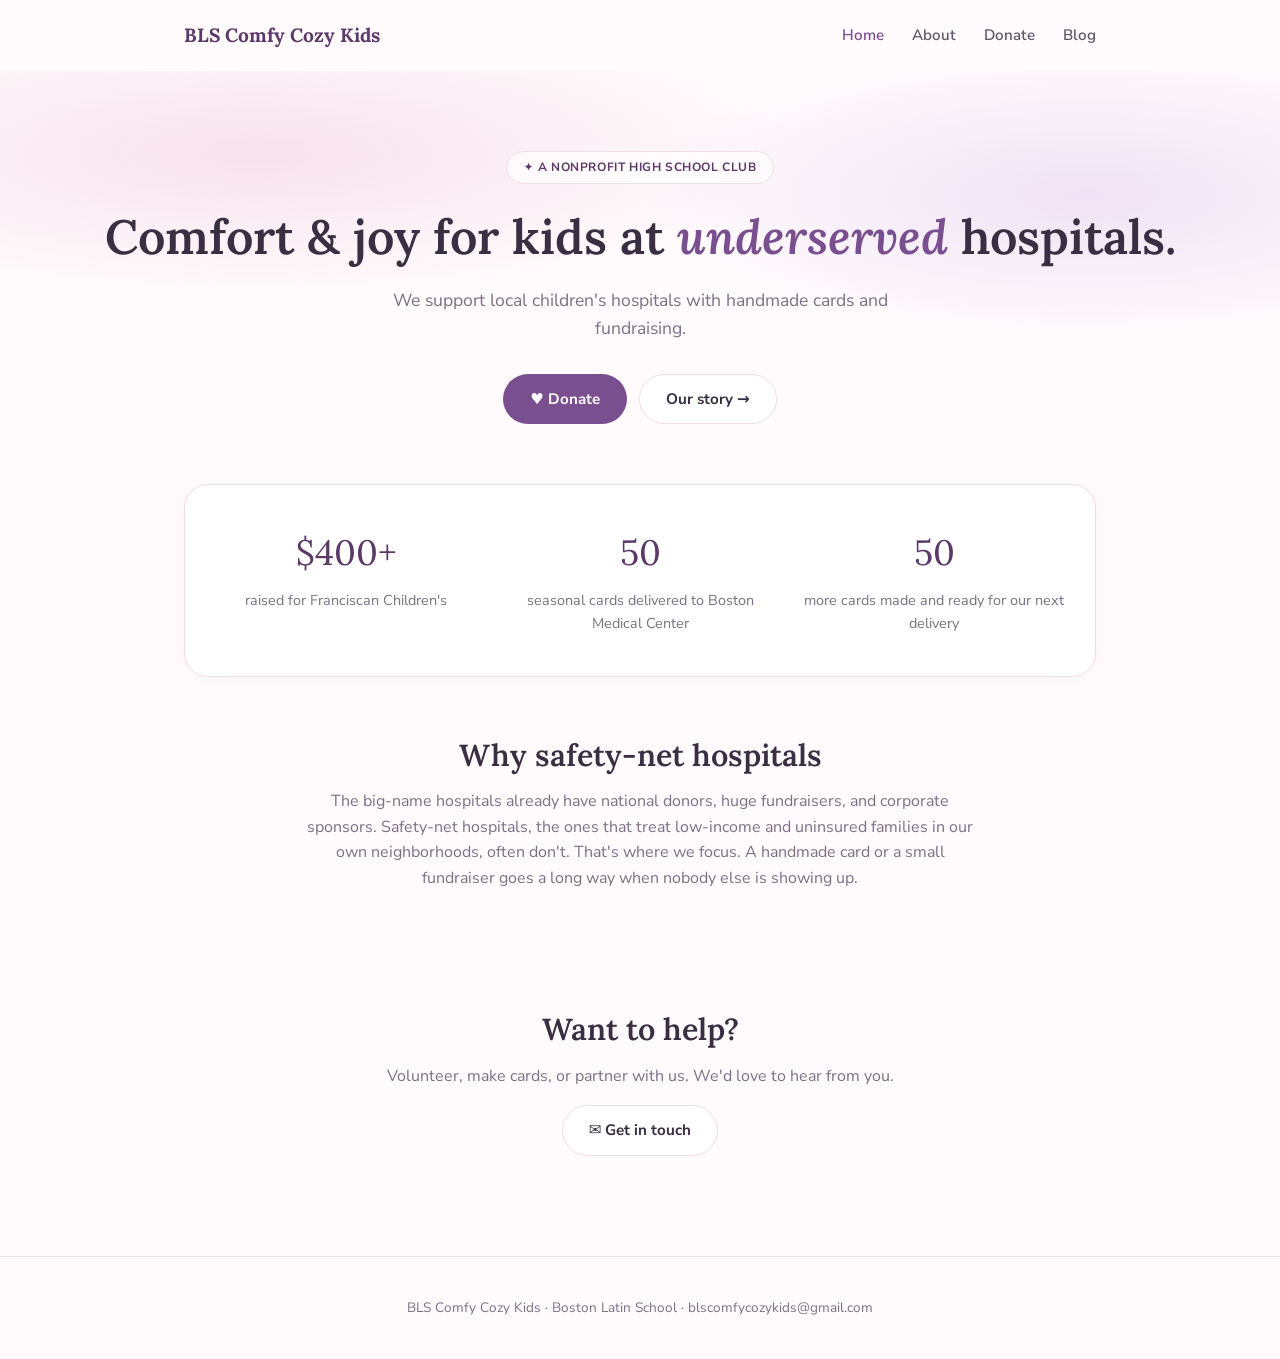
<file: index.html>
<!DOCTYPE html>
<html lang="en">
<head>
<meta charset="UTF-8">
<meta name="viewport" content="width=device-width, initial-scale=1.0">
<title>BLS Comfy Cozy Kids - Comfort & joy for kids at underserved hospitals</title>
<meta name="description" content="A high school nonprofit bringing handmade cards, fundraising, and care to children at safety-net hospitals in Boston.">
<link rel="stylesheet" href="style2.css">
</head>
<body>

<nav>
  <a class="logo" href="index.html">BLS Comfy Cozy Kids</a>
  <div class="links">
    <a href="index.html" class="active">Home</a>
    <a href="about2.html">About</a>
    <a href="donate2.html">Donate</a>
    <a href="blog2.html">Blog</a>
  </div>
</nav>

<section class="hero">
  <span class="eyebrow">✦ A nonprofit high school club</span>
  <h1>Comfort &amp; joy for kids at <em>underserved</em> hospitals.</h1>
  <p>We support local children's hospitals with handmade cards and fundraising.</p>
  <div class="hero-actions">
    <a href="donate2.html" class="btn btn-primary">♥ Donate</a>
    <a href="about2.html" class="btn btn-outline">Our story →</a>
  </div>
</section>

<section class="wrap">
  <div class="stats">
    <div class="stat">
      <div class="value">$400+</div>
      <div class="label">raised for Franciscan Children's</div>
    </div>
    <div class="stat">
      <div class="value">50</div>
      <div class="label">seasonal cards delivered to Boston Medical Center</div>
    </div>
    <div class="stat">
      <div class="value">50</div>
      <div class="label">more cards made and ready for our next delivery</div>
    </div>
  </div>
</section>

<section class="narrow">
  <h2 class="section-title">Why safety-net hospitals</h2>
  <p class="section-sub" style="margin-bottom:0;">
    The big-name hospitals already have national donors, huge fundraisers, and corporate sponsors.
    Safety-net hospitals, the ones that treat low-income and uninsured families in our own
    neighborhoods, often don't. That's where we focus. A handmade card or a small fundraiser goes a
    long way when nobody else is showing up.
  </p>
</section>

<section class="narrow cta-center">
  <h2 class="section-title">Want to help?</h2>
  <p>Volunteer, make cards, or partner with us. We'd love to hear from you.</p>
  <a href="mailto:blscomfycozykids@gmail.com" class="btn btn-outline">✉ Get in touch</a>
</section>

<footer>
  BLS Comfy Cozy Kids · Boston Latin School · <a href="mailto:blscomfycozykids@gmail.com">blscomfycozykids@gmail.com</a>
</footer>

</body>
</html>
</file>
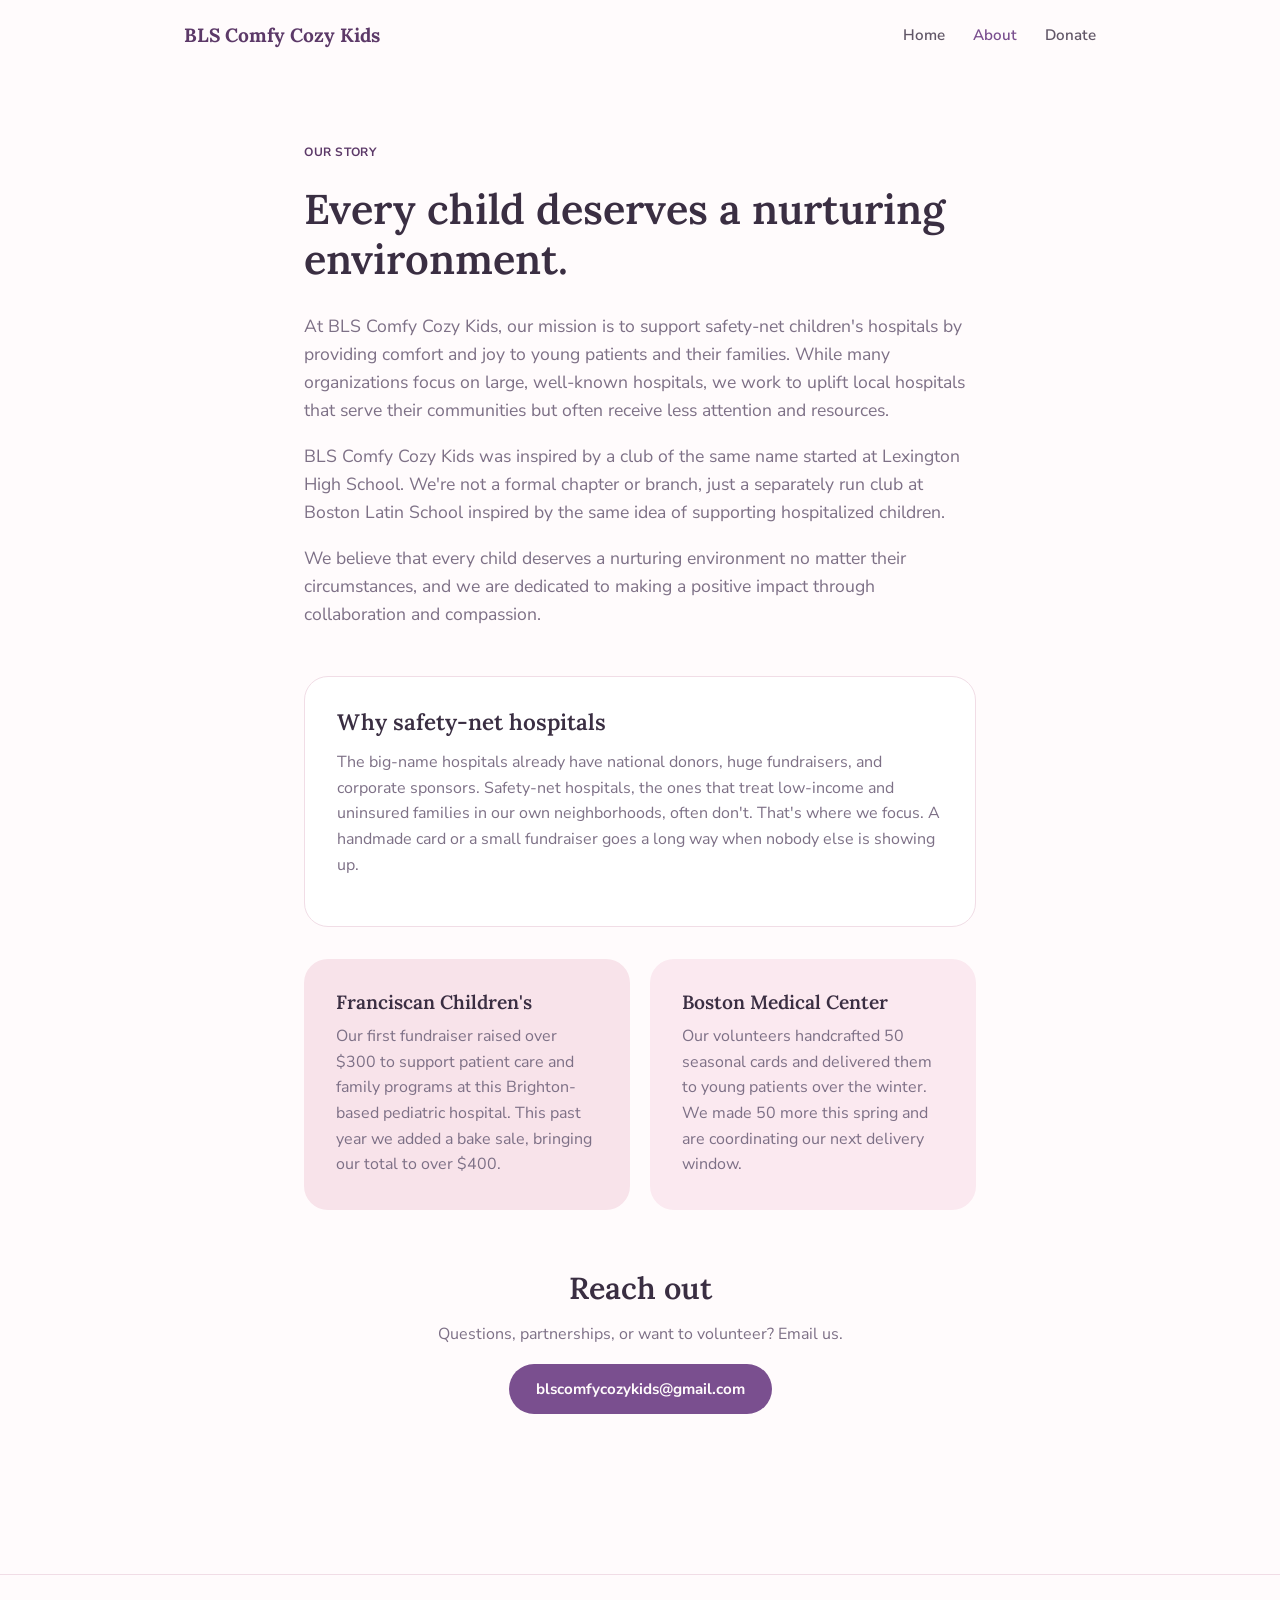
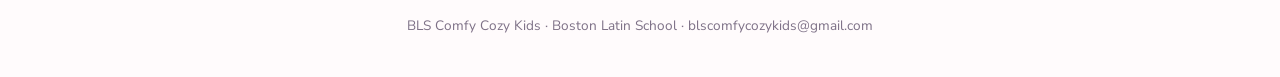
<file: about2.html>
<!DOCTYPE html>
<html lang="en">
<head>
<meta charset="UTF-8">
<meta name="viewport" content="width=device-width, initial-scale=1.0">
<title>About - BLS Comfy Cozy Kids</title>
<meta name="description" content="Our mission, why we focus on local safety-net hospitals, and what we've done so far.">
<link rel="stylesheet" href="style2.css">
</head>
<body>

<nav>
  <a class="logo" href="index.html">BLS Comfy Cozy Kids</a>
  <div class="links">
    <a href="index.html">Home</a>
    <a href="about2.html" class="active">About</a>
    <a href="donate2.html">Donate</a>
  </div>
</nav>

<section class="narrow">
  <p class="eyebrow" style="background:none;border:none;padding:0;">Our story</p>
  <h1 style="font-size:2.6rem;margin-top:10px;">Every child deserves a nurturing environment.</h1>

  <p style="margin-top:28px;color:var(--muted-foreground);font-size:1.1rem;">
    At BLS Comfy Cozy Kids, our mission is to support safety-net children's hospitals by providing
    comfort and joy to young patients and their families. While many organizations focus on large,
    well-known hospitals, we work to uplift local hospitals that serve their communities but often
    receive less attention and resources.
  </p>
  <p style="margin-top:16px;color:var(--muted-foreground);font-size:1.1rem;">
    BLS Comfy Cozy Kids was inspired by a club of the same name started at Lexington High School. 
    We're not a formal chapter or branch, just a separately run club at Boston Latin 
    School inspired by the same idea of supporting hospitalized children.
  </p>
  <p style="margin-top:16px;color:var(--muted-foreground);font-size:1.1rem;">
    We believe that every child deserves a nurturing environment no matter their circumstances, and
    we are dedicated to making a positive impact through collaboration and compassion.
  </p>

  <div class="card-box" style="margin-top:48px;">
    <h2 style="font-size:1.4rem;">Why safety-net hospitals</h2>
    <p style="margin-top:14px;color:var(--muted-foreground);">
      The big-name hospitals already have national donors, huge fundraisers, and corporate sponsors.
      Safety-net hospitals, the ones that treat low-income and uninsured families in our own
      neighborhoods, often don't. That's where we focus. A handmade card or a small fundraiser goes a
      long way when nobody else is showing up.
    </p>
  </div>

  <div class="two-col" style="margin-top:32px;">
    <div class="card-box pink-card">
      <h3>Franciscan Children's</h3>
      <p>Our first fundraiser raised over $300 to support patient care and family programs at this Brighton-based pediatric hospital. This past year we added a bake sale, bringing our total to over $400.</p>
    </div>
    <div class="card-box lav-card">
      <h3>Boston Medical Center</h3>
      <p>Our volunteers handcrafted 50 seasonal cards and delivered them to young patients over the winter. We made 50 more this spring and are coordinating our next delivery window.</p>
    </div>
  </div>

  <section class="cta-center" style="padding-top:60px;">
    <h2 class="section-title">Reach out</h2>
    <p>Questions, partnerships, or want to volunteer? Email us.</p>
    <a href="mailto:blscomfycozykids@gmail.com" class="btn btn-primary">blscomfycozykids@gmail.com</a>
  </section>
</section>

<footer>
  BLS Comfy Cozy Kids · Boston Latin School · <a href="mailto:blscomfycozykids@gmail.com">blscomfycozykids@gmail.com</a>
</footer>

</body>
</html>
</file>
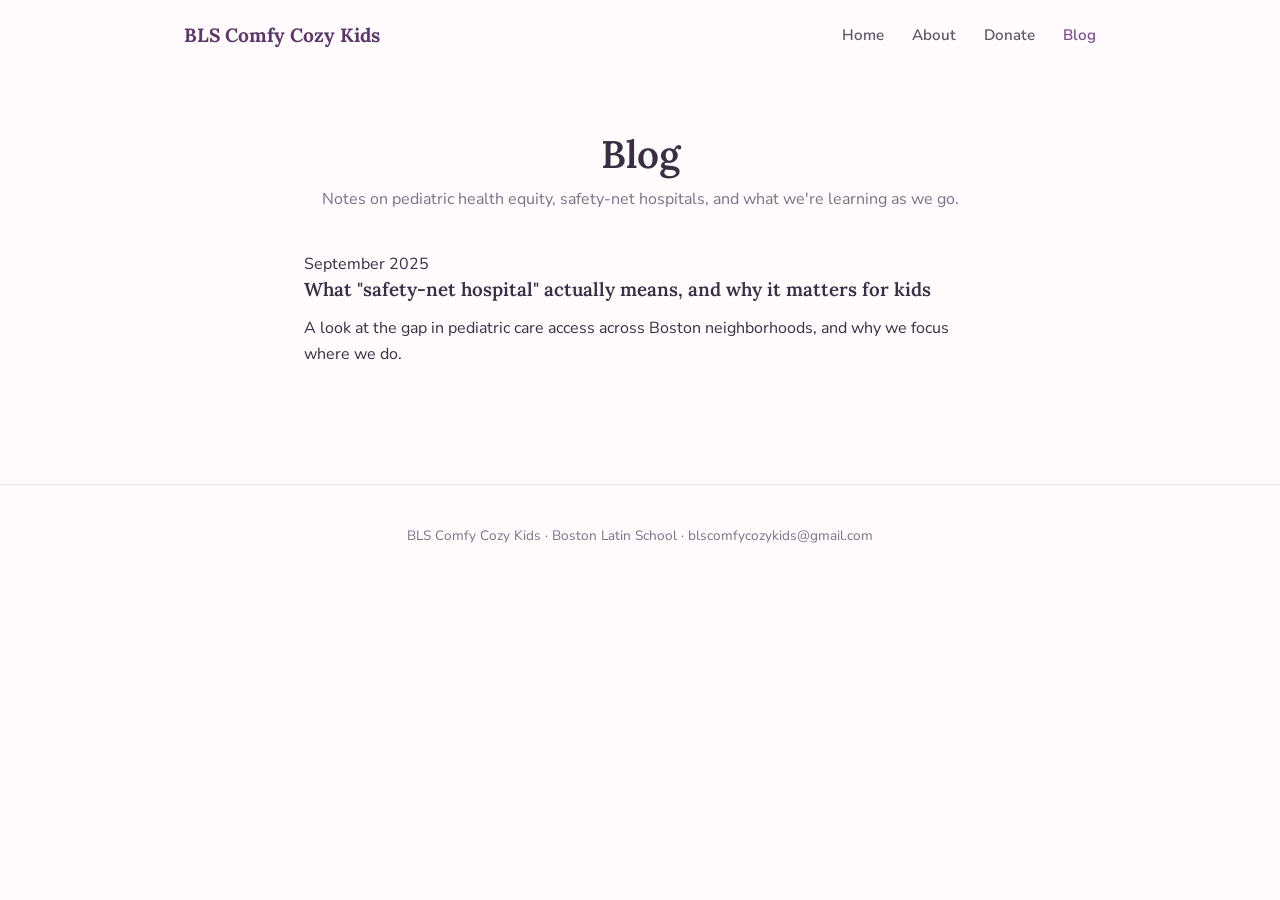
<file: blog2.html>
<!DOCTYPE html>
<html lang="en">
<head>
<meta charset="UTF-8">
<meta name="viewport" content="width=device-width, initial-scale=1.0">
<title>Blog - BLS Comfy Cozy Kids</title>
<meta name="description" content="Notes on pediatric health equity, safety-net hospitals, and what we're learning along the way.">
<link rel="stylesheet" href="style2.css">
</head>
<body>

<nav>
  <a class="logo" href="index.html">BLS Comfy Cozy Kids</a>
  <div class="links">
    <a href="index.html">Home</a>
    <a href="about2.html">About</a>
    <a href="donate2.html">Donate</a>
    <a href="blog2.html" class="active">Blog</a>
  </div>
</nav>

<section class="narrow">
  <h1 style="font-size:2.4rem;text-align:center;">Blog</h1>
  <p style="text-align:center;color:var(--muted-foreground);margin-top:10px;margin-bottom:40px;">
    Notes on pediatric health equity, safety-net hospitals, and what we're learning as we go.
  </p>

  <div class="post-list">
    <a class="post-preview" href="blog/safety-net-hospitals.html">
      <div class="post-date">September 2025</div>
      <h3>What "safety-net hospital" actually means, and why it matters for kids</h3>
      <p>A look at the gap in pediatric care access across Boston neighborhoods, and why we focus where we do.</p>
    </a>
  </div>
</section>

<footer>
  BLS Comfy Cozy Kids · Boston Latin School · <a href="mailto:blscomfycozykids@gmail.com">blscomfycozykids@gmail.com</a>
</footer>

</body>
</html>
</file>
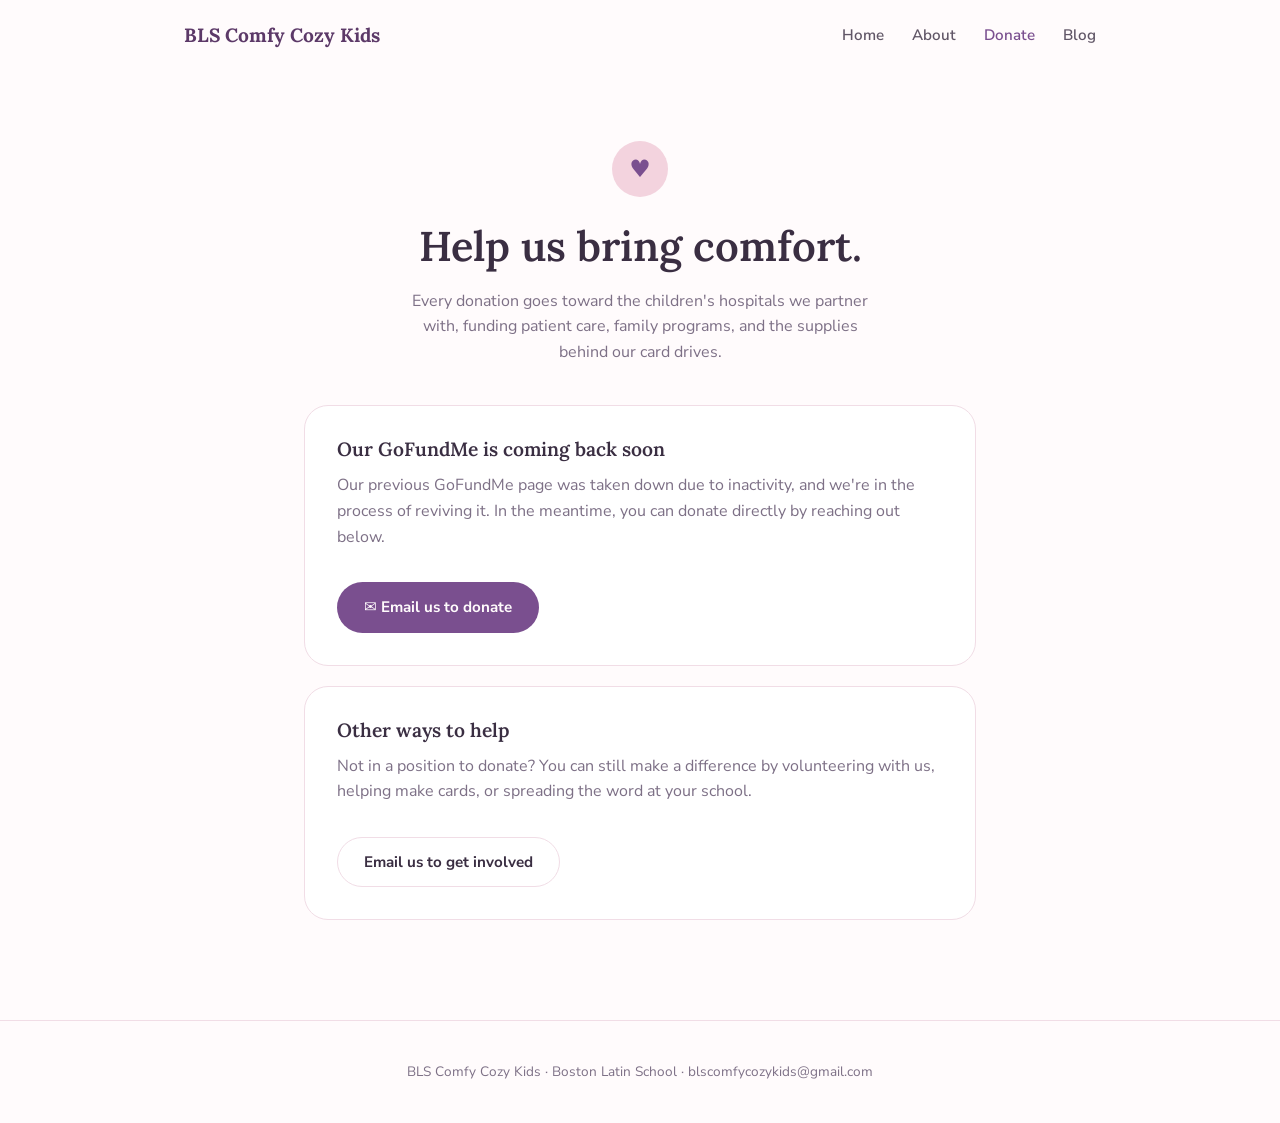
<file: donate2.html>
<!DOCTYPE html>
<html lang="en">
<head>
<meta charset="UTF-8">
<meta name="viewport" content="width=device-width, initial-scale=1.0">
<title>Donate - BLS Comfy Cozy Kids</title>
<meta name="description" content="Support underserved children's hospitals in the Boston area.">
<link rel="stylesheet" href="style2.css">
</head>
<body>

<nav>
  <a class="logo" href="index.html">BLS Comfy Cozy Kids</a>
  <div class="links">
    <a href="index.html">Home</a>
    <a href="about2.html">About</a>
    <a href="donate2.html" class="active">Donate</a>
    <a href="blog2.html">Blog</a>
  </div>
</nav>

<section class="narrow cta-center" style="padding-top:70px;">
  <span style="display:inline-flex;height:56px;width:56px;align-items:center;justify-content:center;border-radius:999px;background:var(--accent);color:var(--primary);font-size:1.5rem;">♥</span>
  <h1 style="font-size:2.6rem;margin-top:24px;">Help us bring comfort.</h1>
  <p style="max-width:480px;margin:18px auto 0;">
    Every donation goes toward the children's hospitals we partner with, funding patient care,
    family programs, and the supplies behind our card drives.
  </p>

  <div class="card-box" style="margin-top:40px;text-align:left;">
    <h2 style="font-size:1.2rem;">Our GoFundMe is coming back soon</h2>
    <p style="margin-top:12px;color:var(--muted-foreground);">
      Our previous GoFundMe page was taken down due to inactivity, and we're in the process of
      reviving it. In the meantime, you can donate directly by reaching out below.
    </p>
    <a href="mailto:blscomfycozykids@gmail.com?subject=I'd%20like%20to%20donate" class="btn btn-primary" style="margin-top:16px;">✉ Email us to donate</a>
  </div>

  <div class="card-box" style="margin-top:20px;text-align:left;">
    <h2 style="font-size:1.2rem;">Other ways to help</h2>
    <p style="margin-top:12px;color:var(--muted-foreground);">
      Not in a position to donate? You can still make a difference by volunteering with us,
      helping make cards, or spreading the word at your school.
    </p>
    <a href="mailto:blscomfycozykids@gmail.com?subject=I'd%20like%20to%20help" class="btn btn-outline" style="margin-top:16px;">Email us to get involved</a>
  </div>
</section>

<footer>
  BLS Comfy Cozy Kids · Boston Latin School · <a href="mailto:blscomfycozykids@gmail.com">blscomfycozykids@gmail.com</a>
</footer>

</body>
</html>
</file>
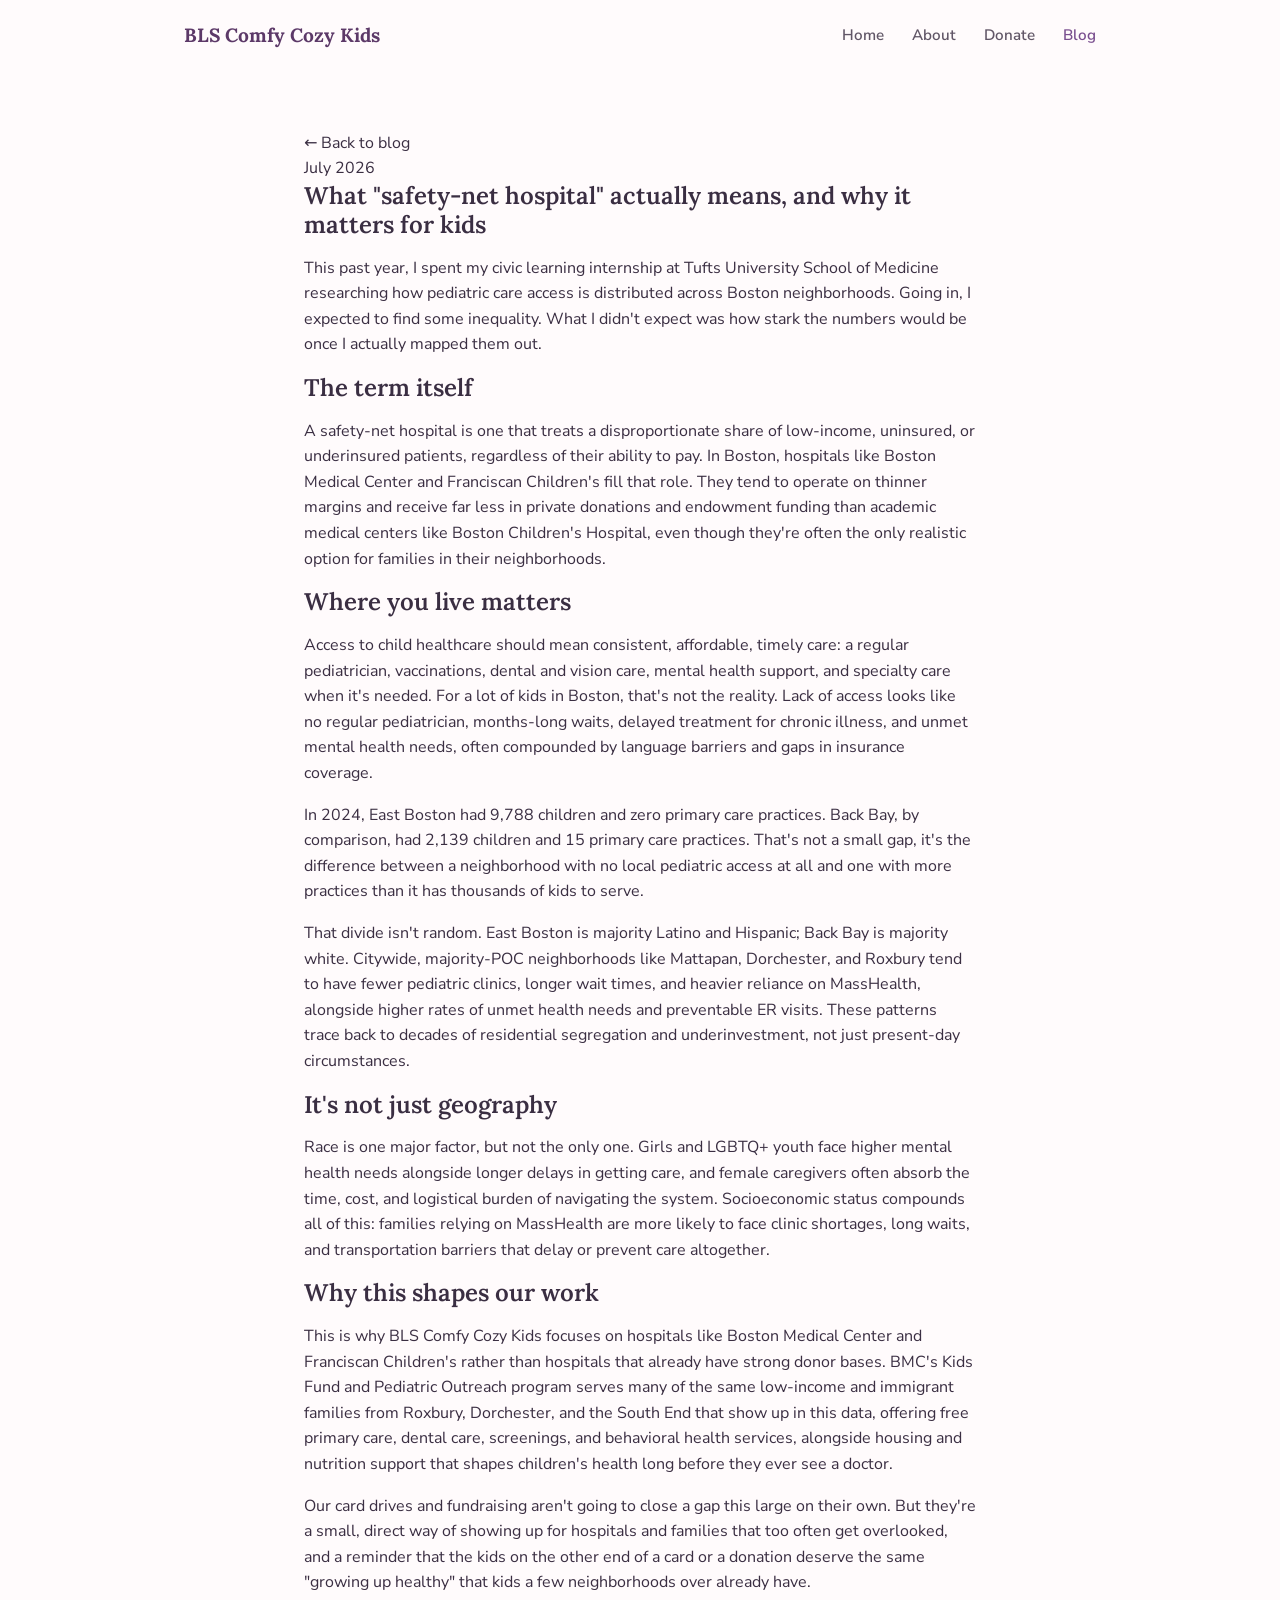
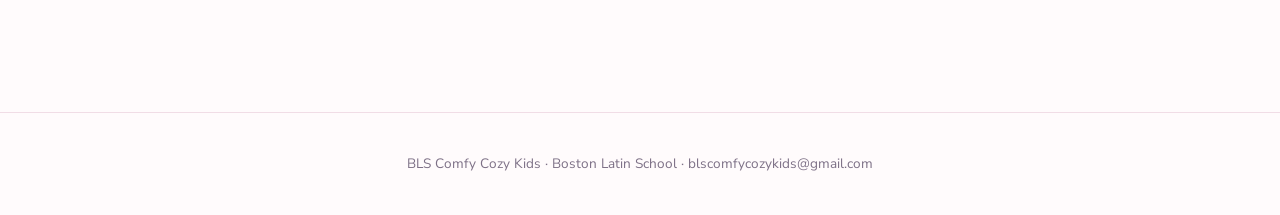
<file: safety-net-hospitals.html>
<!DOCTYPE html>
<html lang="en">
<head>
<meta charset="UTF-8">
<meta name="viewport" content="width=device-width, initial-scale=1.0">
<title>What "safety-net hospital" actually means - BLS Comfy Cozy Kids</title>
<meta name="description" content="A look at the gap in pediatric care access across Boston neighborhoods.">
<link rel="stylesheet" href="../style2.css">
</head>
<body>

<nav>
  <a class="logo" href="../index2.html">BLS Comfy Cozy Kids</a>
  <div class="links">
    <a href="../index2.html">Home</a>
    <a href="../about2.html">About</a>
    <a href="../donate2.html">Donate</a>
    <a href="../blog2.html" class="active">Blog</a>
  </div>
</nav>

<section class="narrow">
  <a class="back-link" href="../blog2.html">&larr; Back to blog</a>

  <div class="post-header">
    <div class="post-date">July 2026</div>
    <h1>What "safety-net hospital" actually means, and why it matters for kids</h1>
  </div>

  <div class="post-body">
    <p>
      This past year, I spent my civic learning internship at Tufts University School of Medicine
      researching how pediatric care access is distributed across Boston neighborhoods. Going in, I
      expected to find some inequality. What I didn't expect was how stark the numbers would be
      once I actually mapped them out.
    </p>

    <h2>The term itself</h2>
    <p>
      A safety-net hospital is one that treats a disproportionate share of low-income, uninsured, or
      underinsured patients, regardless of their ability to pay. In Boston, hospitals like Boston
      Medical Center and Franciscan Children's fill that role. They tend to operate on thinner margins
      and receive far less in private donations and endowment funding than academic medical centers
      like Boston Children's Hospital, even though they're often the only realistic option for
      families in their neighborhoods.
    </p>

    <h2>Where you live matters</h2>
    <p>
      Access to child healthcare should mean consistent, affordable, timely care: a regular
      pediatrician, vaccinations, dental and vision care, mental health support, and specialty care
      when it's needed. For a lot of kids in Boston, that's not the reality. Lack of access looks like
      no regular pediatrician, months-long waits, delayed treatment for chronic illness, and unmet
      mental health needs, often compounded by language barriers and gaps in insurance coverage.
    </p>
    <p>
      In 2024, East Boston had 9,788 children and zero primary care practices. Back Bay, by
      comparison, had 2,139 children and 15 primary care practices. That's not a small gap, it's the
      difference between a neighborhood with no local pediatric access at all and one with more
      practices than it has thousands of kids to serve.
    </p>
    <p>
      That divide isn't random. East Boston is majority Latino and Hispanic; Back Bay is majority
      white. Citywide, majority-POC neighborhoods like Mattapan, Dorchester, and Roxbury tend to have
      fewer pediatric clinics, longer wait times, and heavier reliance on MassHealth, alongside higher
      rates of unmet health needs and preventable ER visits. These patterns trace back to decades of
      residential segregation and underinvestment, not just present-day circumstances.
    </p>

    <h2>It's not just geography</h2>
    <p>
      Race is one major factor, but not the only one. Girls and LGBTQ+ youth face higher mental health
      needs alongside longer delays in getting care, and female caregivers often absorb the time, cost,
      and logistical burden of navigating the system. Socioeconomic status compounds all of this:
      families relying on MassHealth are more likely to face clinic shortages, long waits, and
      transportation barriers that delay or prevent care altogether.
    </p>

    <h2>Why this shapes our work</h2>
    <p>
      This is why BLS Comfy Cozy Kids focuses on hospitals like Boston Medical Center and Franciscan
      Children's rather than hospitals that already have strong donor bases. BMC's Kids Fund and
      Pediatric Outreach program serves many of the same low-income and immigrant families from
      Roxbury, Dorchester, and the South End that show up in this data, offering free primary care,
      dental care, screenings, and behavioral health services, alongside housing and nutrition support
      that shapes children's health long before they ever see a doctor.
    </p>
    <p>
      Our card drives and fundraising aren't going to close a gap this large on their own. But they're
      a small, direct way of showing up for hospitals and families that too often get overlooked, and
      a reminder that the kids on the other end of a card or a donation deserve the same "growing up
      healthy" that kids a few neighborhoods over already have.
    </p>
  </div>
</section>

<footer>
  BLS Comfy Cozy Kids · Boston Latin School · <a href="mailto:blscomfycozykids@gmail.com">blscomfycozykids@gmail.com</a>
</footer>

</body>
</html>
</file>
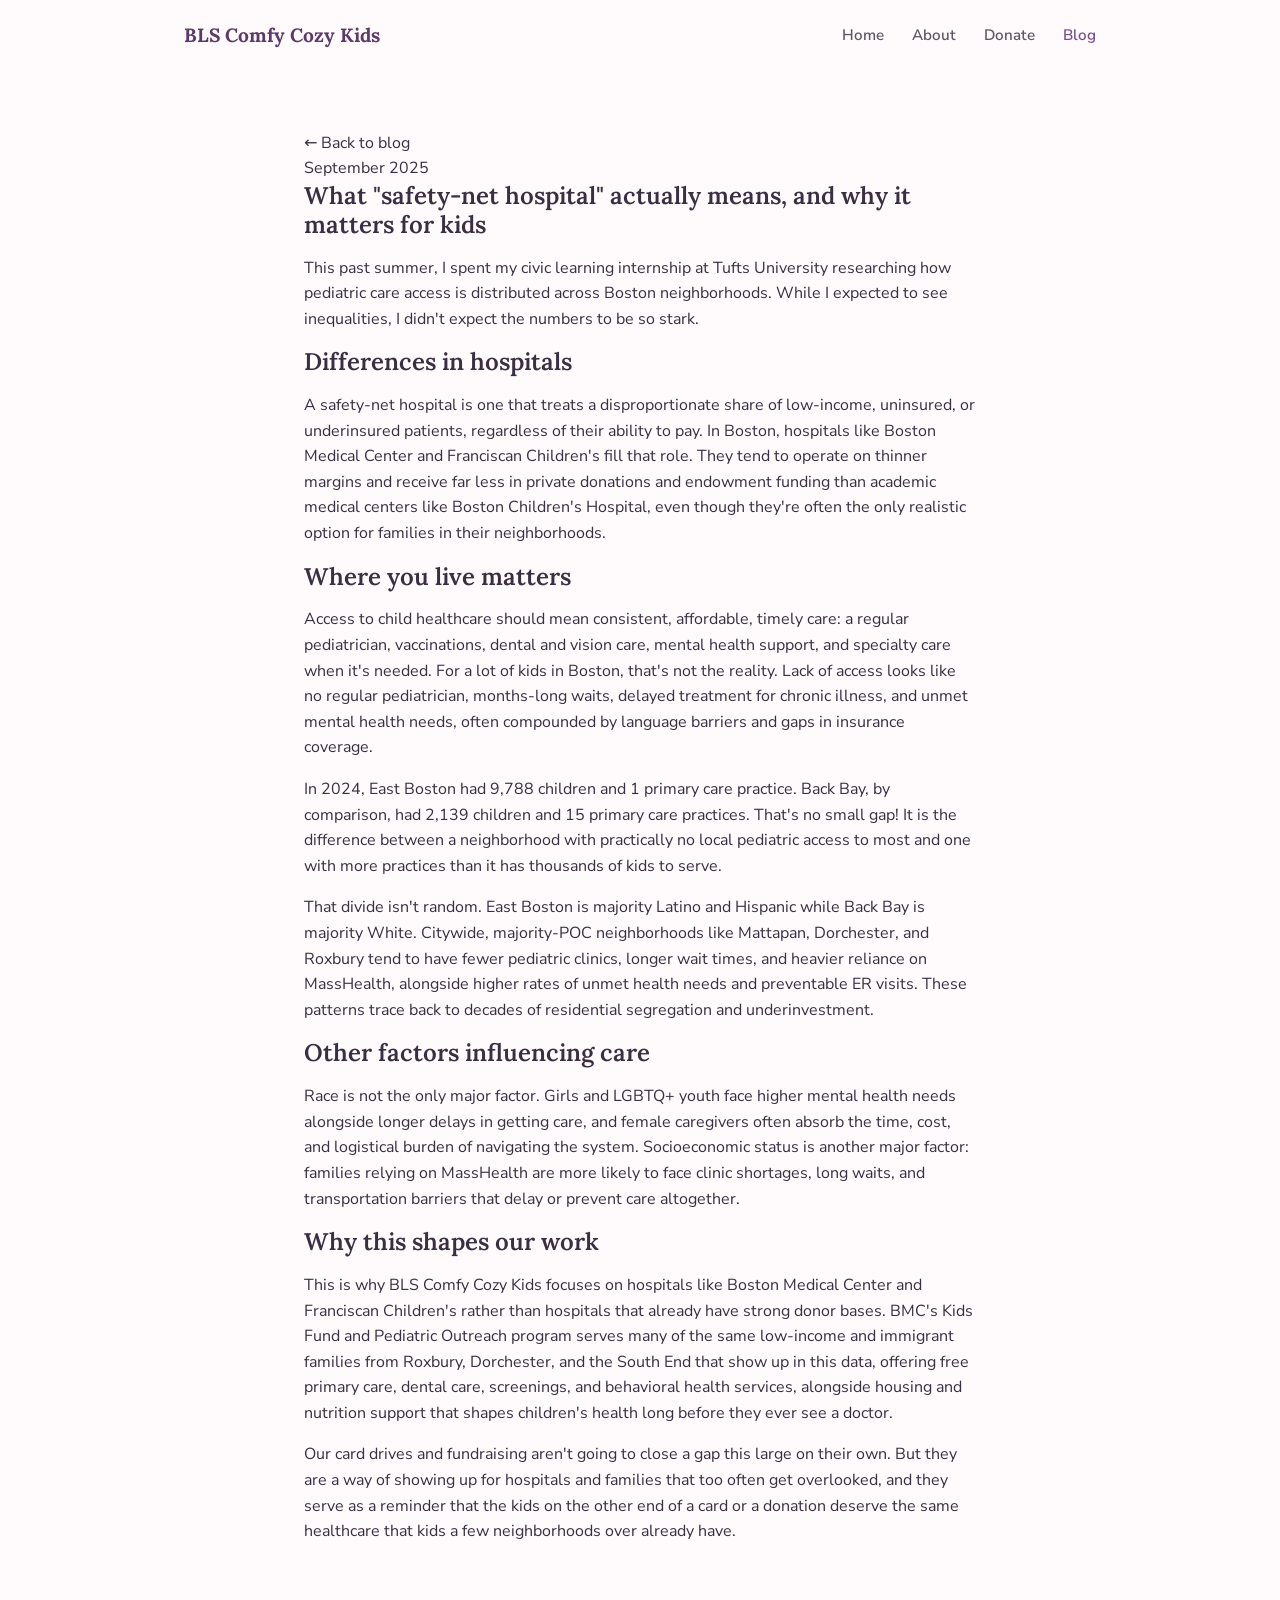
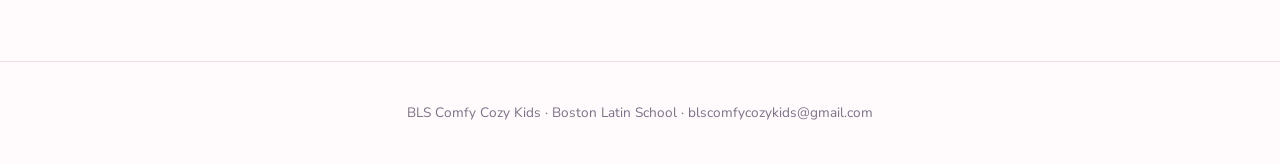
<file: blog/safety-net-hospitals.html>
<!DOCTYPE html>
<html lang="en">
<head>
<meta charset="UTF-8">
<meta name="viewport" content="width=device-width, initial-scale=1.0">
<title>What "safety-net hospital" actually means - BLS Comfy Cozy Kids</title>
<meta name="description" content="A look at the gap in pediatric care access across Boston neighborhoods.">
<link rel="stylesheet" href="../style2.css">
</head>
<body>

<nav>
  <a class="logo" href="../index.html">BLS Comfy Cozy Kids</a>
  <div class="links">
    <a href="../index.html">Home</a>
    <a href="../about2.html">About</a>
    <a href="../donate2.html">Donate</a>
    <a href="../blog2.html" class="active">Blog</a>
  </div>
</nav>

<section class="narrow">
  <a class="back-link" href="../blog2.html">&larr; Back to blog</a>

  <div class="post-header">
    <div class="post-date">September 2025</div>
    <h1>What "safety-net hospital" actually means, and why it matters for kids</h1>
  </div>

  <div class="post-body">
    <p>
      This past summer, I spent my civic learning internship at Tufts University
      researching how pediatric care access is distributed across Boston neighborhoods. While I 
      expected to see inequalities, I didn't expect the numbers to be so stark.
    </p>

    <h2>Differences in hospitals</h2>
    <p>
      A safety-net hospital is one that treats a disproportionate share of low-income, uninsured, or
      underinsured patients, regardless of their ability to pay. In Boston, hospitals like Boston
      Medical Center and Franciscan Children's fill that role. They tend to operate on thinner margins
      and receive far less in private donations and endowment funding than academic medical centers
      like Boston Children's Hospital, even though they're often the only realistic option for
      families in their neighborhoods.
    </p>

    <h2>Where you live matters</h2>
    <p>
      Access to child healthcare should mean consistent, affordable, timely care: a regular
      pediatrician, vaccinations, dental and vision care, mental health support, and specialty care
      when it's needed. For a lot of kids in Boston, that's not the reality. Lack of access looks like
      no regular pediatrician, months-long waits, delayed treatment for chronic illness, and unmet
      mental health needs, often compounded by language barriers and gaps in insurance coverage.
    </p>
    <p>
      In 2024, East Boston had 9,788 children and 1 primary care practice. Back Bay, by
      comparison, had 2,139 children and 15 primary care practices. That's no small gap! It is the
      difference between a neighborhood with practically no local pediatric access to most and one with more
      practices than it has thousands of kids to serve.
    </p>
    <p>
      That divide isn't random. East Boston is majority Latino and Hispanic while Back Bay is majority
      White. Citywide, majority-POC neighborhoods like Mattapan, Dorchester, and Roxbury tend to have
      fewer pediatric clinics, longer wait times, and heavier reliance on MassHealth, alongside higher
      rates of unmet health needs and preventable ER visits. These patterns trace back to decades of
      residential segregation and underinvestment.
    </p>

    <h2>Other factors influencing care</h2>
    <p>
      Race is not the only major factor. Girls and LGBTQ+ youth face higher mental health
      needs alongside longer delays in getting care, and female caregivers often absorb the time, cost,
      and logistical burden of navigating the system. Socioeconomic status is another major factor:
      families relying on MassHealth are more likely to face clinic shortages, long waits, and
      transportation barriers that delay or prevent care altogether.
    </p>

    <h2>Why this shapes our work</h2>
    <p>
      This is why BLS Comfy Cozy Kids focuses on hospitals like Boston Medical Center and Franciscan
      Children's rather than hospitals that already have strong donor bases. BMC's Kids Fund and
      Pediatric Outreach program serves many of the same low-income and immigrant families from
      Roxbury, Dorchester, and the South End that show up in this data, offering free primary care,
      dental care, screenings, and behavioral health services, alongside housing and nutrition support
      that shapes children's health long before they ever see a doctor.
    </p>
    <p>
      Our card drives and fundraising aren't going to close a gap this large on their own. But they are
      a way of showing up for hospitals and families that too often get overlooked, and they serve as
      a reminder that the kids on the other end of a card or a donation deserve the same healthcare 
      that kids a few neighborhoods over already have.
    </p>
  </div>
</section>

<footer>
  BLS Comfy Cozy Kids · Boston Latin School · <a href="mailto:blscomfycozykids@gmail.com">blscomfycozykids@gmail.com</a>
</footer>

</body>
</html>
</file>
<file: style2.css>
@import url('https://fonts.googleapis.com/css2?family=Lora:ital,wght@0,500;0,600;0,700;1,500&family=Nunito+Sans:wght@400;600;700;800&display=swap');

:root {
  --background: #fffbfc;
  --foreground: #3a2e42;
  --card: #ffffff;
  --primary: #7a4f8f;
  --primary-foreground: #fffbfc;
  --secondary: #fbe9f0;
  --muted-foreground: #7d7086;
  --accent: #f3d3de;
  --border: #f1dde6;
  --blush: #f8e3ea;
  --cream: #fffaf2;
  --plum: #5c3968;
  --radius: 1rem;
}

* { box-sizing: border-box; }

html, body {
  margin: 0;
  padding: 0;
  background: var(--background);
  color: var(--foreground);
  font-family: 'Nunito Sans', system-ui, sans-serif;
  line-height: 1.6;
}

h1, h2, h3 {
  font-family: 'Lora', Georgia, serif;
  font-weight: 600;
  line-height: 1.2;
  margin: 0;
}

a { color: inherit; text-decoration: none; }

.wrap { max-width: 960px; margin: 0 auto; padding: 0 24px; }

/* NAV */
nav {
  display: flex;
  align-items: center;
  justify-content: space-between;
  padding: 20px 24px;
  max-width: 960px;
  margin: 0 auto;
}
nav .logo {
  font-family: 'Lora', serif;
  font-weight: 700;
  font-size: 1.2rem;
  color: var(--plum);
}
nav .links { display: flex; gap: 28px; font-weight: 600; font-size: 0.95rem; }
nav .links a { color: var(--foreground); opacity: 0.8; transition: opacity 0.15s; }
nav .links a:hover, nav .links a.active { opacity: 1; color: var(--primary); }

/* HERO */
.hero {
  text-align: center;
  padding: 80px 24px 60px;
  background: radial-gradient(60% 50% at 20% 20%, rgba(240,200,220,0.5), transparent 70%),
              radial-gradient(50% 50% at 85% 30%, rgba(210,180,230,0.35), transparent 70%);
}
.eyebrow {
  display: inline-flex;
  align-items: center;
  gap: 6px;
  border: 1px solid var(--border);
  background: rgba(255,255,255,0.7);
  padding: 6px 16px;
  border-radius: 999px;
  font-size: 0.75rem;
  font-weight: 700;
  text-transform: uppercase;
  letter-spacing: 0.05em;
  color: var(--plum);
}
.hero h1 { font-size: 3rem; margin-top: 24px; }
.hero h1 em { color: var(--primary); font-style: italic; }
.hero p { max-width: 560px; margin: 20px auto 0; color: var(--muted-foreground); font-size: 1.1rem; }
.hero-actions { display: flex; justify-content: center; gap: 12px; margin-top: 32px; flex-wrap: wrap; }

.btn {
  display: inline-flex;
  align-items: center;
  gap: 8px;
  padding: 12px 26px;
  border-radius: 999px;
  font-weight: 700;
  font-size: 0.95rem;
  cursor: pointer;
  border: 1px solid transparent;
}
.btn-primary { background: var(--primary); color: var(--primary-foreground); }
.btn-primary:hover { opacity: 0.9; }
.btn-outline { background: var(--card); border-color: var(--border); color: var(--foreground); }
.btn-outline:hover { background: var(--secondary); }

/* STATS */
.stats {
  display: grid;
  grid-template-columns: repeat(3, 1fr);
  gap: 20px;
  background: var(--card);
  border: 1px solid var(--border);
  border-radius: 24px;
  padding: 40px 24px;
  box-shadow: 0 4px 20px rgba(90, 50, 90, 0.04);
}
.stats .stat { text-align: center; }
.stats .stat .value { font-family: 'Lora', serif; font-size: 2.2rem; color: var(--plum); }
.stats .stat .label { margin-top: 8px; font-size: 0.9rem; color: var(--muted-foreground); }

/* SECTIONS */
section { padding: 60px 24px; }
section.narrow { max-width: 720px; margin: 0 auto; }
.section-title { font-size: 1.9rem; text-align: center; margin-bottom: 8px; }
.section-sub { text-align: center; color: var(--muted-foreground); margin-bottom: 32px; }

.card-box {
  background: var(--card);
  border: 1px solid var(--border);
  border-radius: 24px;
  padding: 32px;
}

.two-col { display: grid; grid-template-columns: 1fr 1fr; gap: 20px; }
.two-col .card-box h3 { font-size: 1.2rem; margin-bottom: 10px; }
.two-col .card-box p { color: var(--muted-foreground); margin: 0; }
.pink-card { background: var(--blush); border: none; }
.lav-card { background: var(--secondary); border: none; }

.cta-center { text-align: center; }
.cta-center p { color: var(--muted-foreground); }

footer {
  text-align: center;
  padding: 40px 24px;
  color: var(--muted-foreground);
  font-size: 0.85rem;
  border-top: 1px solid var(--border);
  margin-top: 40px;
}

@media (max-width: 640px) {
  .hero h1 { font-size: 2.2rem; }
  .stats { grid-template-columns: 1fr; }
  .two-col { grid-template-columns: 1fr; }
  nav .links { gap: 16px; font-size: 0.85rem; }
}
</file>
